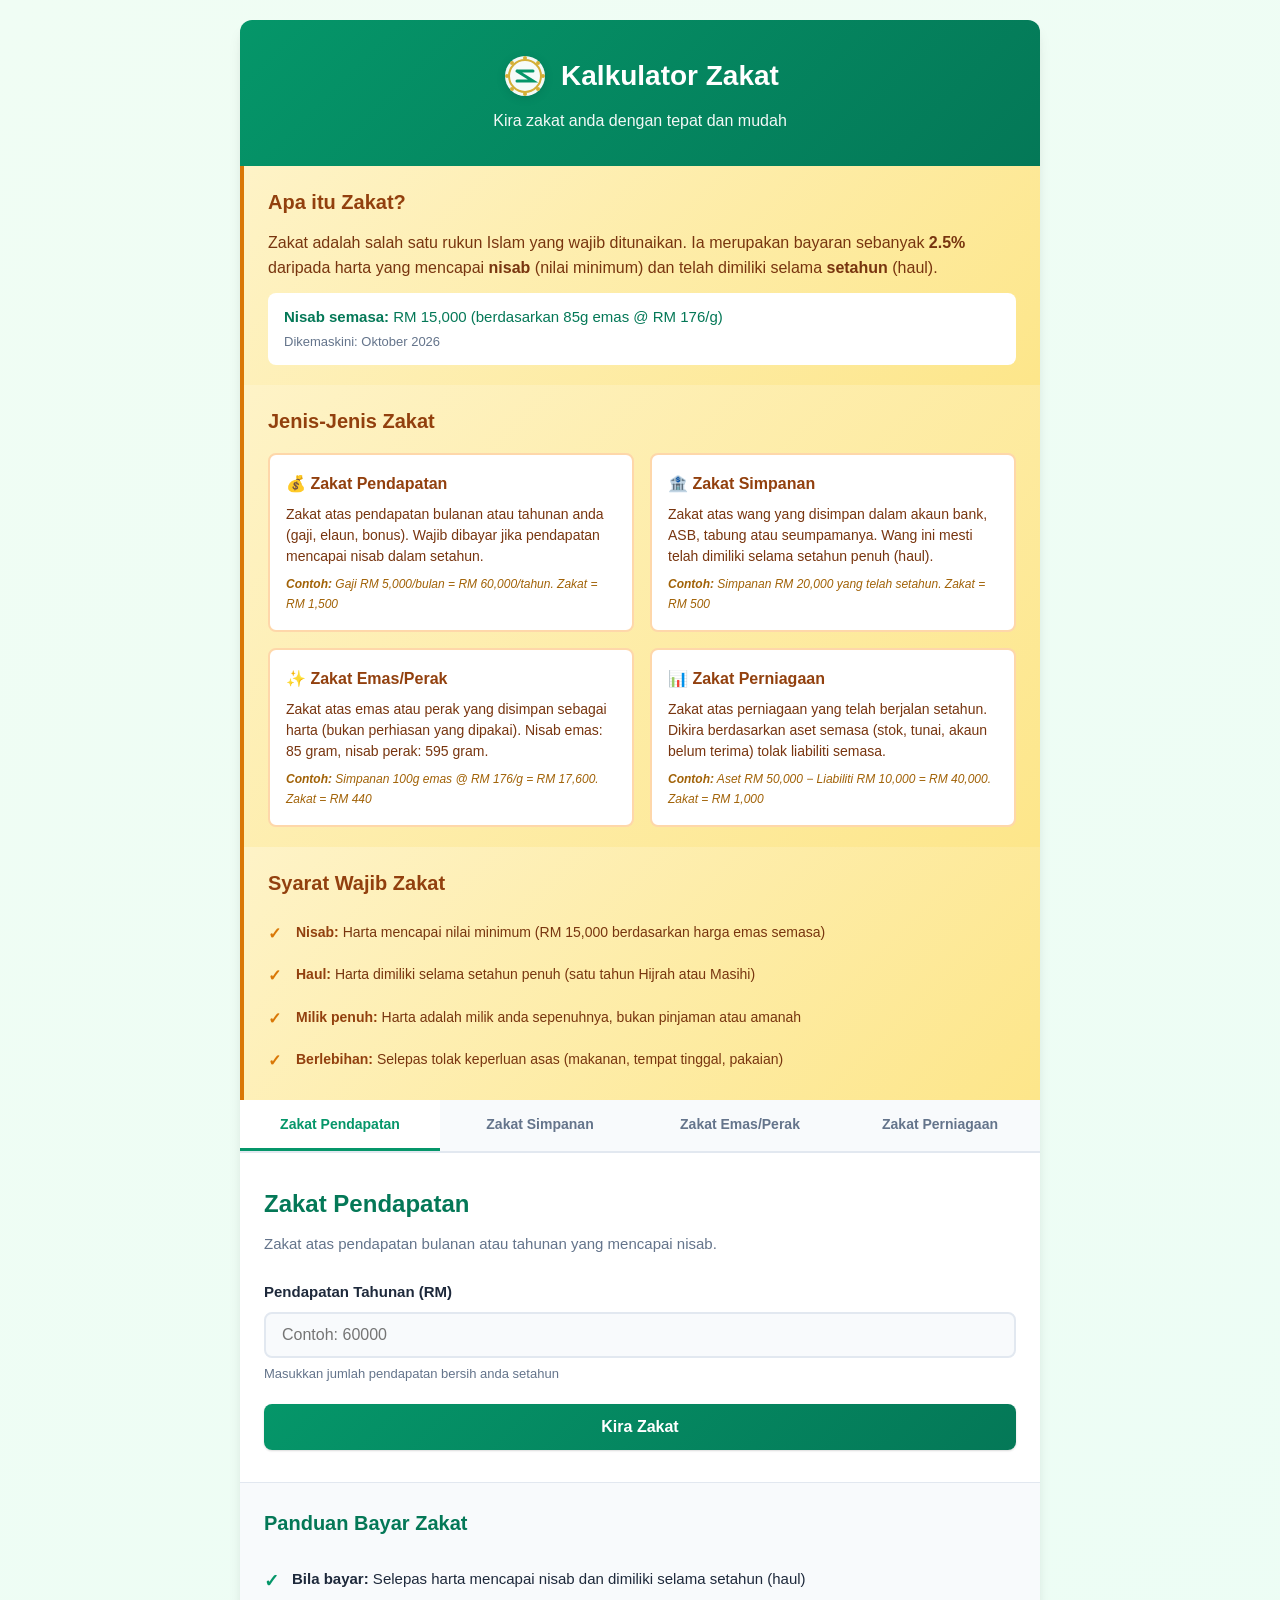
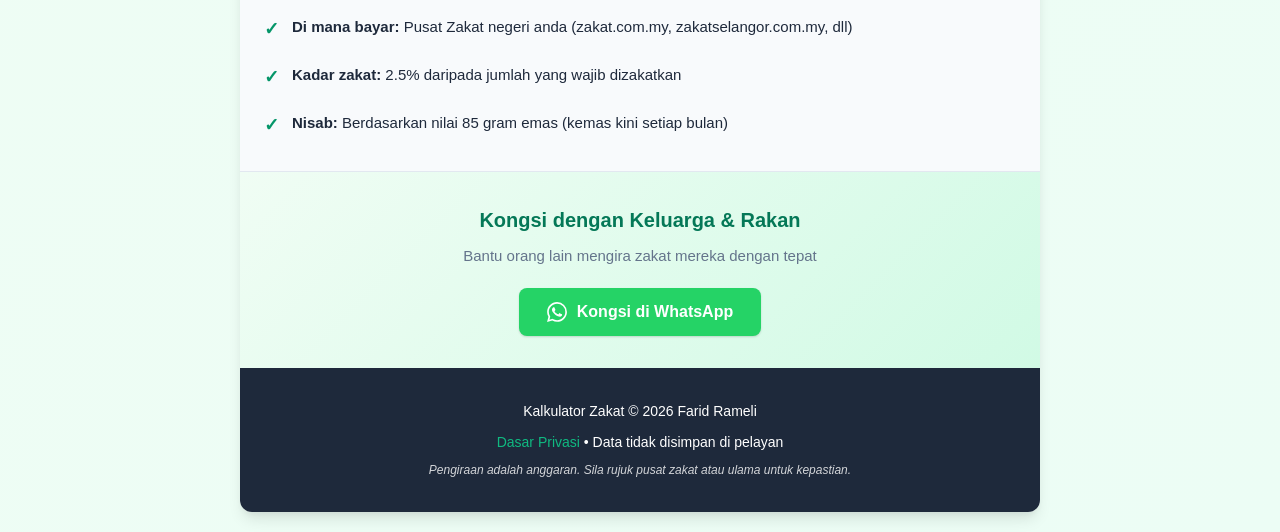
<file: index.html>
<!DOCTYPE html>
<html lang="ms">
<head>
    <meta charset="UTF-8">
    <meta name="viewport" content="width=device-width, initial-scale=1.0">
    <meta name="theme-color" content="#059669">
    <meta name="description" content="Kalkulator Zakat — kira zakat pendapatan, simpanan, emas dan perniagaan dengan mudah. Nisab terkini berdasarkan harga emas semasa. Percuma, tiada akaun diperlukan.">
    <meta name="keywords" content="kalkulator zakat, zakat calculator, zakat pendapatan, zakat simpanan, zakat emas, zakat perniagaan, kira zakat, calculator zakat Malaysia, nisab zakat, zakat calculator Bahasa Melayu">
    <meta name="author" content="Farid Rameli">
    <meta name="robots" content="index, follow">
    <link rel="canonical" href="https://faridrameli.github.io/kalkulator-zakat/">
    <meta name="mobile-web-app-capable" content="yes">
    <meta name="apple-mobile-web-app-capable" content="yes">
    <meta name="apple-mobile-web-app-title" content="Kalkulator Zakat">
    <meta name="apple-mobile-web-app-status-bar-style" content="black-translucent">
    <meta property="og:type" content="website">
    <meta property="og:site_name" content="Kalkulator Zakat">
    <meta property="og:url" content="https://faridrameli.github.io/kalkulator-zakat/">
    <meta property="og:locale" content="ms_MY">
    <meta property="og:title" content="Kalkulator Zakat — Kira Zakat Anda">
    <meta property="og:description" content="Kalkulator zakat dalam Bahasa Melayu untuk pendapatan, simpanan, emas dan perniagaan. Nisab terkini, pengiraan tepat, percuma.">
    <meta property="og:image" content="https://faridrameli.github.io/kalkulator-zakat/social/og-card.png">
    <meta property="og:image:type" content="image/png">
    <meta property="og:image:width" content="1200">
    <meta property="og:image:height" content="630">
    <meta property="og:image:alt" content="Kalkulator Zakat — kira zakat pendapatan, simpanan, emas dan perniagaan">
    <meta name="twitter:card" content="summary_large_image">
    <meta name="twitter:title" content="Kalkulator Zakat — Kira Zakat Anda">
    <meta name="twitter:description" content="Kalkulator zakat lengkap dalam Bahasa Melayu. Kira zakat pendapatan, simpanan, emas dan perniagaan dengan mudah.">
    <meta name="twitter:image" content="https://faridrameli.github.io/kalkulator-zakat/social/og-card.png">
    <link rel="manifest" href="manifest.json">
    <link rel="icon" type="image/svg+xml" href="icons/icon.svg">
    <link rel="stylesheet" href="styles.css">
    <title>Kalkulator Zakat — Kira Zakat Anda</title>
    <script type="application/ld+json">
    {
        "@context": "https://schema.org",
        "@type": "WebApplication",
        "name": "Kalkulator Zakat",
        "alternateName": "Zakat Calculator Malaysia",
        "description": "Kalkulator zakat dalam Bahasa Melayu untuk mengira zakat pendapatan, simpanan, emas dan perniagaan. Nisab dikemaskini mengikut harga emas semasa.",
        "url": "https://faridrameli.github.io/kalkulator-zakat/",
        "inLanguage": "ms-MY",
        "applicationCategory": "FinanceApplication",
        "applicationSubCategory": "Zakat calculator",
        "offers": {
            "@type": "Offer",
            "price": "0",
            "priceCurrency": "MYR"
        },
        "author": {
            "@type": "Person",
            "name": "Farid Rameli"
        }
    }
    </script>
    <script type="application/ld+json">
    {
        "@context": "https://schema.org",
        "@type": "FAQPage",
        "mainEntity": [
            {
                "@type": "Question",
                "name": "Apa itu zakat dan bila wajib dibayar?",
                "acceptedAnswer": {
                    "@type": "Answer",
                    "text": "Zakat adalah rukun Islam yang wajib ditunaikan. Zakat wajib dibayar apabila harta mencapai nisab (RM 15,000 berdasarkan 85g emas) dan telah dimiliki selama setahun (haul). Kadar zakat adalah 2.5% daripada jumlah yang wajib dizakatkan."
                }
            },
            {
                "@type": "Question",
                "name": "Berapa nisab zakat di Malaysia?",
                "acceptedAnswer": {
                    "@type": "Answer",
                    "text": "Nisab zakat semasa adalah RM 15,000, berdasarkan nilai 85 gram emas pada harga RM 176 per gram. Nilai nisab dikemaskini mengikut harga emas semasa."
                }
            },
            {
                "@type": "Question",
                "name": "Apa jenis-jenis zakat yang perlu dibayar?",
                "acceptedAnswer": {
                    "@type": "Answer",
                    "text": "Terdapat 4 jenis zakat utama: Zakat Pendapatan (gaji bulanan), Zakat Simpanan (wang simpanan), Zakat Emas/Perak (emas dan perak yang dimiliki), dan Zakat Perniagaan (perniagaan yang telah berjalan setahun)."
                }
            },
            {
                "@type": "Question",
                "name": "Di mana saya boleh bayar zakat?",
                "acceptedAnswer": {
                    "@type": "Answer",
                    "text": "Zakat boleh dibayar di Pusat Zakat negeri anda seperti zakat.com.my (Wilayah Persekutuan), zakatselangor.com.my (Selangor), atau pusat zakat negeri lain."
                }
            }
        ]
    }
    </script>
</head>
<body>
    <div class="container">
        <header>
            <div class="logo">
                <svg width="48" height="48" viewBox="0 0 48 48" fill="none" xmlns="http://www.w3.org/2000/svg">
                    <!-- Islamic geometric icon matching favicon -->
                    <g transform="translate(24, 24)">
                        <!-- White circle background -->
                        <circle r="20" fill="white" opacity="0.95"/>
                        <!-- Inner coin with gold border -->
                        <circle r="16" fill="rgba(255,255,255,0.3)" stroke="#D4AF37" stroke-width="2"/>
                        <!-- Stylized 'Z' for Zakat -->
                        <path d="M-8,5 L8,5 L-8,-5 M-8,-5 L8,-5" stroke="#059669" stroke-width="3" stroke-linecap="round" fill="none"/>
                        <!-- Gold accent dots -->
                        <circle cx="0" cy="-18" r="2" fill="#D4AF37"/>
                        <circle cx="13" cy="-13" r="2" fill="#D4AF37"/>
                        <circle cx="18" cy="0" r="2" fill="#D4AF37"/>
                        <circle cx="13" cy="13" r="2" fill="#D4AF37"/>
                        <circle cx="0" cy="18" r="2" fill="#D4AF37"/>
                        <circle cx="-13" cy="13" r="2" fill="#D4AF37"/>
                        <circle cx="-18" cy="0" r="2" fill="#D4AF37"/>
                        <circle cx="-13" cy="-13" r="2" fill="#D4AF37"/>
                    </g>
                </svg>
                <h1>Kalkulator Zakat</h1>
            </div>
            <p class="tagline">Kira zakat anda dengan tepat dan mudah</p>
        </header>

        <section class="info-box">
            <h2>Apa itu Zakat?</h2>
            <p>Zakat adalah salah satu rukun Islam yang wajib ditunaikan. Ia merupakan bayaran sebanyak <strong>2.5%</strong> daripada harta yang mencapai <strong>nisab</strong> (nilai minimum) dan telah dimiliki selama <strong>setahun</strong> (haul).</p>
            <div class="nisab-info">
                <strong>Nisab semasa:</strong> RM 15,000 (berdasarkan 85g emas @ RM 176/g)
                <br>
                <small>Dikemaskini: Oktober 2026</small>
            </div>
        </section>

        <section class="info-box">
            <h2>Jenis-Jenis Zakat</h2>
            <div class="zakat-types">
                <div class="type-card">
                    <h4>💰 Zakat Pendapatan</h4>
                    <p>Zakat atas pendapatan bulanan atau tahunan anda (gaji, elaun, bonus). Wajib dibayar jika pendapatan mencapai nisab dalam setahun.</p>
                    <small><strong>Contoh:</strong> Gaji RM 5,000/bulan = RM 60,000/tahun. Zakat = RM 1,500</small>
                </div>
                <div class="type-card">
                    <h4>🏦 Zakat Simpanan</h4>
                    <p>Zakat atas wang yang disimpan dalam akaun bank, ASB, tabung atau seumpamanya. Wang ini mesti telah dimiliki selama setahun penuh (haul).</p>
                    <small><strong>Contoh:</strong> Simpanan RM 20,000 yang telah setahun. Zakat = RM 500</small>
                </div>
                <div class="type-card">
                    <h4>✨ Zakat Emas/Perak</h4>
                    <p>Zakat atas emas atau perak yang disimpan sebagai harta (bukan perhiasan yang dipakai). Nisab emas: 85 gram, nisab perak: 595 gram.</p>
                    <small><strong>Contoh:</strong> Simpanan 100g emas @ RM 176/g = RM 17,600. Zakat = RM 440</small>
                </div>
                <div class="type-card">
                    <h4>📊 Zakat Perniagaan</h4>
                    <p>Zakat atas perniagaan yang telah berjalan setahun. Dikira berdasarkan aset semasa (stok, tunai, akaun belum terima) tolak liabiliti semasa.</p>
                    <small><strong>Contoh:</strong> Aset RM 50,000 − Liabiliti RM 10,000 = RM 40,000. Zakat = RM 1,000</small>
                </div>
            </div>
        </section>

        <section class="info-box">
            <h2>Syarat Wajib Zakat</h2>
            <ul class="requirements">
                <li><strong>Nisab:</strong> Harta mencapai nilai minimum (RM 15,000 berdasarkan harga emas semasa)</li>
                <li><strong>Haul:</strong> Harta dimiliki selama setahun penuh (satu tahun Hijrah atau Masihi)</li>
                <li><strong>Milik penuh:</strong> Harta adalah milik anda sepenuhnya, bukan pinjaman atau amanah</li>
                <li><strong>Berlebihan:</strong> Selepas tolak keperluan asas (makanan, tempat tinggal, pakaian)</li>
            </ul>
        </section>

        <div class="tabs">
            <button class="tab active" data-tab="pendapatan">Zakat Pendapatan</button>
            <button class="tab" data-tab="simpanan">Zakat Simpanan</button>
            <button class="tab" data-tab="emas">Zakat Emas/Perak</button>
            <button class="tab" data-tab="perniagaan">Zakat Perniagaan</button>
        </div>

        <div class="tab-content active" id="pendapatan">
            <h3>Zakat Pendapatan</h3>
            <p class="description">Zakat atas pendapatan bulanan atau tahunan yang mencapai nisab.</p>

            <div class="form-group">
                <label for="income">Pendapatan Tahunan (RM)</label>
                <input type="number" id="income" placeholder="Contoh: 60000" min="0" step="100">
                <small>Masukkan jumlah pendapatan bersih anda setahun</small>
            </div>

            <button class="btn-calculate" onclick="calculateIncome()">Kira Zakat</button>

            <div class="result" id="incomeResult"></div>
        </div>

        <div class="tab-content" id="simpanan">
            <h3>Zakat Simpanan</h3>
            <p class="description">Zakat atas wang simpanan yang telah dimiliki selama setahun.</p>

            <div class="form-group">
                <label for="savings">Jumlah Simpanan (RM)</label>
                <input type="number" id="savings" placeholder="Contoh: 20000" min="0" step="100">
                <small>Wang dalam akaun bank, ASB, tabung, dll</small>
            </div>

            <button class="btn-calculate" onclick="calculateSavings()">Kira Zakat</button>

            <div class="result" id="savingsResult"></div>
        </div>

        <div class="tab-content" id="emas">
            <h3>Zakat Emas/Perak</h3>
            <p class="description">Zakat atas emas atau perak yang disimpan (bukan perhiasan yang dipakai).</p>

            <div class="form-group">
                <label>Jenis</label>
                <div class="radio-group">
                    <label><input type="radio" name="metalType" value="emas" checked> Emas</label>
                    <label><input type="radio" name="metalType" value="perak"> Perak</label>
                </div>
            </div>

            <div class="form-group">
                <label for="weight">Berat (gram)</label>
                <input type="number" id="weight" placeholder="Contoh: 100" min="0" step="0.1">
                <small>Nisab emas: 85g | Nisab perak: 595g</small>
            </div>

            <div class="form-group">
                <label for="pricePerGram">Harga per gram (RM)</label>
                <input type="number" id="pricePerGram" placeholder="Contoh: 176" min="0" step="0.01">
                <small>Emas: ~RM 176/g | Perak: ~RM 3.50/g (Oktober 2026)</small>
            </div>

            <button class="btn-calculate" onclick="calculateGold()">Kira Zakat</button>

            <div class="result" id="goldResult"></div>
        </div>

        <div class="tab-content" id="perniagaan">
            <h3>Zakat Perniagaan</h3>
            <p class="description">Zakat atas perniagaan yang telah berjalan selama setahun.</p>

            <div class="form-group">
                <label for="assets">Aset Semasa (RM)</label>
                <input type="number" id="assets" placeholder="Contoh: 50000" min="0" step="100">
                <small>Wang tunai, stok, akaun belum terima</small>
            </div>

            <div class="form-group">
                <label for="liabilities">Liabiliti Semasa (RM)</label>
                <input type="number" id="liabilities" placeholder="Contoh: 10000" min="0" step="100">
                <small>Hutang jangka pendek yang perlu dibayar dalam tahun ini</small>
            </div>

            <button class="btn-calculate" onclick="calculateBusiness()">Kira Zakat</button>

            <div class="result" id="businessResult"></div>
        </div>

        <section class="tips">
            <h3>Panduan Bayar Zakat</h3>
            <ul>
                <li><strong>Bila bayar:</strong> Selepas harta mencapai nisab dan dimiliki selama setahun (haul)</li>
                <li><strong>Di mana bayar:</strong> Pusat Zakat negeri anda (zakat.com.my, zakatselangor.com.my, dll)</li>
                <li><strong>Kadar zakat:</strong> 2.5% daripada jumlah yang wajib dizakatkan</li>
                <li><strong>Nisab:</strong> Berdasarkan nilai 85 gram emas (kemas kini setiap bulan)</li>
            </ul>
        </section>

        <section class="share-section">
            <h3>Kongsi dengan Keluarga & Rakan</h3>
            <p>Bantu orang lain mengira zakat mereka dengan tepat</p>
            <button class="btn-share" onclick="shareViaWhatsApp()">
                <svg width="20" height="20" viewBox="0 0 24 24" fill="currentColor">
                    <path d="M17.472 14.382c-.297-.149-1.758-.867-2.03-.967-.273-.099-.471-.148-.67.15-.197.297-.767.966-.94 1.164-.173.199-.347.223-.644.075-.297-.15-1.255-.463-2.39-1.475-.883-.788-1.48-1.761-1.653-2.059-.173-.297-.018-.458.13-.606.134-.133.298-.347.446-.52.149-.174.198-.298.298-.497.099-.198.05-.371-.025-.52-.075-.149-.669-1.612-.916-2.207-.242-.579-.487-.5-.669-.51-.173-.008-.371-.01-.57-.01-.198 0-.52.074-.792.372-.272.297-1.04 1.016-1.04 2.479 0 1.462 1.065 2.875 1.213 3.074.149.198 2.096 3.2 5.077 4.487.709.306 1.262.489 1.694.625.712.227 1.36.195 1.871.118.571-.085 1.758-.719 2.006-1.413.248-.694.248-1.289.173-1.413-.074-.124-.272-.198-.57-.347m-5.421 7.403h-.004a9.87 9.87 0 01-5.031-1.378l-.361-.214-3.741.982.998-3.648-.235-.374a9.86 9.86 0 01-1.51-5.26c.001-5.45 4.436-9.884 9.888-9.884 2.64 0 5.122 1.03 6.988 2.898a9.825 9.825 0 012.893 6.994c-.003 5.45-4.437 9.884-9.885 9.884m8.413-18.297A11.815 11.815 0 0012.05 0C5.495 0 .16 5.335.157 11.892c0 2.096.547 4.142 1.588 5.945L.057 24l6.305-1.654a11.882 11.882 0 005.683 1.448h.005c6.554 0 11.89-5.335 11.893-11.893a11.821 11.821 0 00-3.48-8.413z"/>
                </svg>
                Kongsi di WhatsApp
            </button>
        </section>

        <footer>
            <p>Kalkulator Zakat © 2026 Farid Rameli</p>
            <p><a href="privasi.html">Dasar Privasi</a> • Data tidak disimpan di pelayan</p>
            <p class="disclaimer">Pengiraan adalah anggaran. Sila rujuk pusat zakat atau ulama untuk kepastian.</p>
        </footer>
    </div>

    <script src="lib.js"></script>
    <script src="app.js"></script>
</body>
</html>
</file>
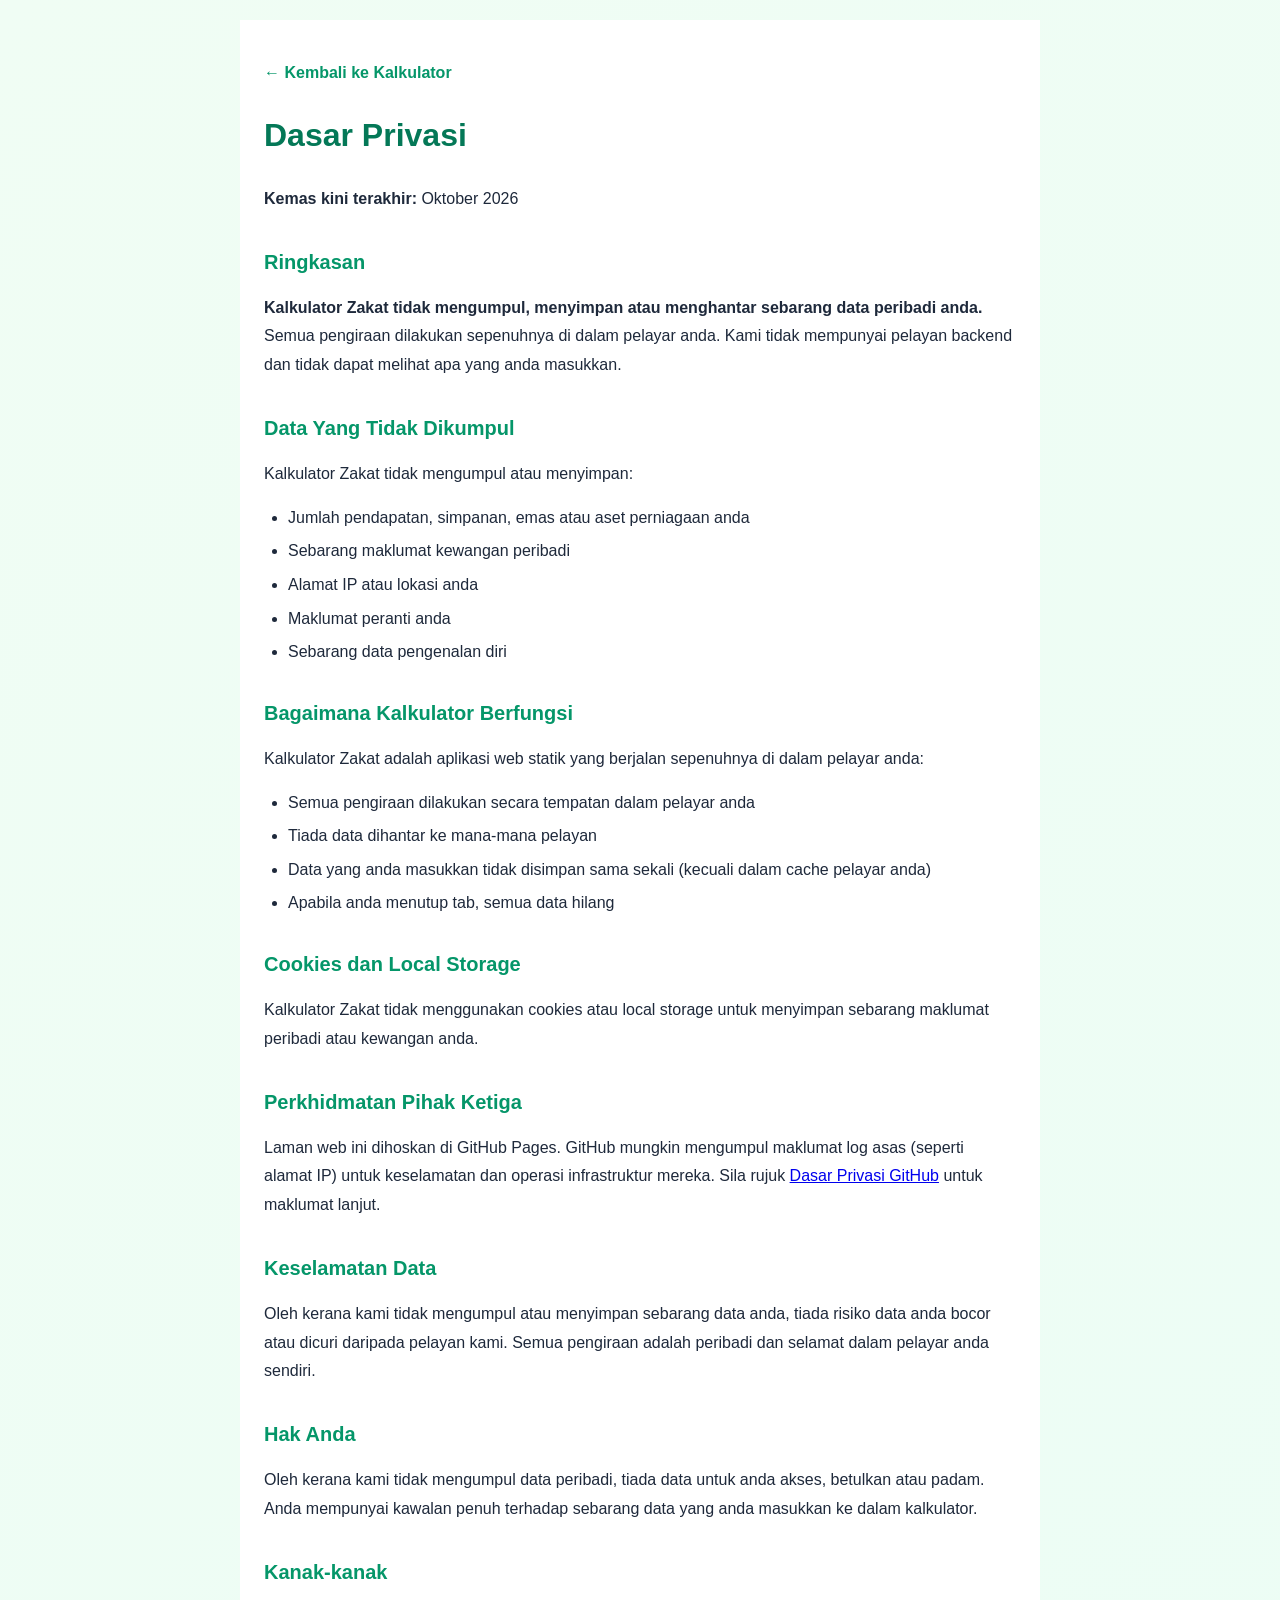
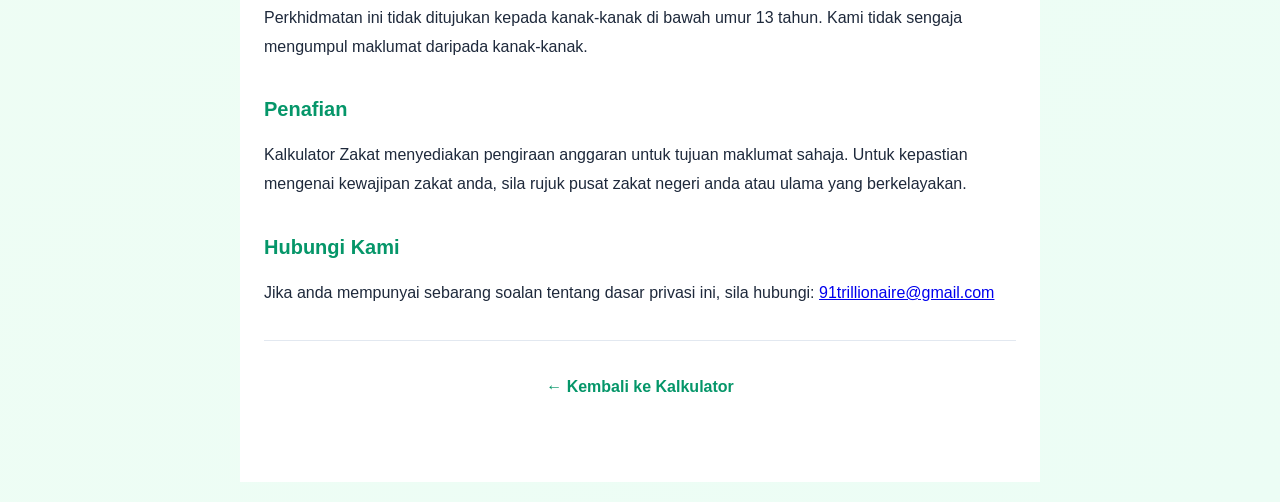
<file: privasi.html>
<!DOCTYPE html>
<html lang="ms">
<head>
    <meta charset="UTF-8">
    <meta name="viewport" content="width=device-width, initial-scale=1.0">
    <meta name="theme-color" content="#059669">
    <title>Dasar Privasi — Kalkulator Zakat</title>
    <link rel="stylesheet" href="styles.css">
    <style>
        .privacy-content {
            max-width: 800px;
            margin: 0 auto;
            padding: 40px 24px;
            background: white;
        }
        .privacy-content h1 {
            color: var(--primary-dark);
            margin-bottom: 24px;
        }
        .privacy-content h2 {
            color: var(--primary);
            margin-top: 32px;
            margin-bottom: 16px;
            font-size: 20px;
        }
        .privacy-content p {
            margin-bottom: 16px;
            line-height: 1.8;
        }
        .privacy-content ul {
            margin: 16px 0;
            padding-left: 24px;
        }
        .privacy-content li {
            margin-bottom: 8px;
        }
        .back-link {
            display: inline-block;
            margin-bottom: 24px;
            color: var(--primary);
            text-decoration: none;
            font-weight: 600;
        }
        .back-link:hover {
            text-decoration: underline;
        }
    </style>
</head>
<body>
    <div class="privacy-content">
        <a href="index.html" class="back-link">← Kembali ke Kalkulator</a>

        <h1>Dasar Privasi</h1>
        <p><strong>Kemas kini terakhir:</strong> Oktober 2026</p>

        <h2>Ringkasan</h2>
        <p><strong>Kalkulator Zakat tidak mengumpul, menyimpan atau menghantar sebarang data peribadi anda.</strong> Semua pengiraan dilakukan sepenuhnya di dalam pelayar anda. Kami tidak mempunyai pelayan backend dan tidak dapat melihat apa yang anda masukkan.</p>

        <h2>Data Yang Tidak Dikumpul</h2>
        <p>Kalkulator Zakat tidak mengumpul atau menyimpan:</p>
        <ul>
            <li>Jumlah pendapatan, simpanan, emas atau aset perniagaan anda</li>
            <li>Sebarang maklumat kewangan peribadi</li>
            <li>Alamat IP atau lokasi anda</li>
            <li>Maklumat peranti anda</li>
            <li>Sebarang data pengenalan diri</li>
        </ul>

        <h2>Bagaimana Kalkulator Berfungsi</h2>
        <p>Kalkulator Zakat adalah aplikasi web statik yang berjalan sepenuhnya di dalam pelayar anda:</p>
        <ul>
            <li>Semua pengiraan dilakukan secara tempatan dalam pelayar anda</li>
            <li>Tiada data dihantar ke mana-mana pelayan</li>
            <li>Data yang anda masukkan tidak disimpan sama sekali (kecuali dalam cache pelayar anda)</li>
            <li>Apabila anda menutup tab, semua data hilang</li>
        </ul>

        <h2>Cookies dan Local Storage</h2>
        <p>Kalkulator Zakat tidak menggunakan cookies atau local storage untuk menyimpan sebarang maklumat peribadi atau kewangan anda.</p>

        <h2>Perkhidmatan Pihak Ketiga</h2>
        <p>Laman web ini dihoskan di GitHub Pages. GitHub mungkin mengumpul maklumat log asas (seperti alamat IP) untuk keselamatan dan operasi infrastruktur mereka. Sila rujuk <a href="https://docs.github.com/en/github/site-policy/github-privacy-statement" target="_blank" rel="noopener">Dasar Privasi GitHub</a> untuk maklumat lanjut.</p>

        <h2>Keselamatan Data</h2>
        <p>Oleh kerana kami tidak mengumpul atau menyimpan sebarang data anda, tiada risiko data anda bocor atau dicuri daripada pelayan kami. Semua pengiraan adalah peribadi dan selamat dalam pelayar anda sendiri.</p>

        <h2>Hak Anda</h2>
        <p>Oleh kerana kami tidak mengumpul data peribadi, tiada data untuk anda akses, betulkan atau padam. Anda mempunyai kawalan penuh terhadap sebarang data yang anda masukkan ke dalam kalkulator.</p>

        <h2>Kanak-kanak</h2>
        <p>Perkhidmatan ini tidak ditujukan kepada kanak-kanak di bawah umur 13 tahun. Kami tidak sengaja mengumpul maklumat daripada kanak-kanak.</p>

        <h2>Penafian</h2>
        <p>Kalkulator Zakat menyediakan pengiraan anggaran untuk tujuan maklumat sahaja. Untuk kepastian mengenai kewajipan zakat anda, sila rujuk pusat zakat negeri anda atau ulama yang berkelayakan.</p>

        <h2>Hubungi Kami</h2>
        <p>Jika anda mempunyai sebarang soalan tentang dasar privasi ini, sila hubungi: <a href="mailto:91trillionaire@gmail.com">91trillionaire@gmail.com</a></p>

        <hr style="margin: 32px 0; border: none; border-top: 1px solid var(--border);">

        <p style="text-align: center; color: var(--text-muted);">
            <a href="index.html" class="back-link">← Kembali ke Kalkulator</a>
        </p>
    </div>
</body>
</html>
</file>
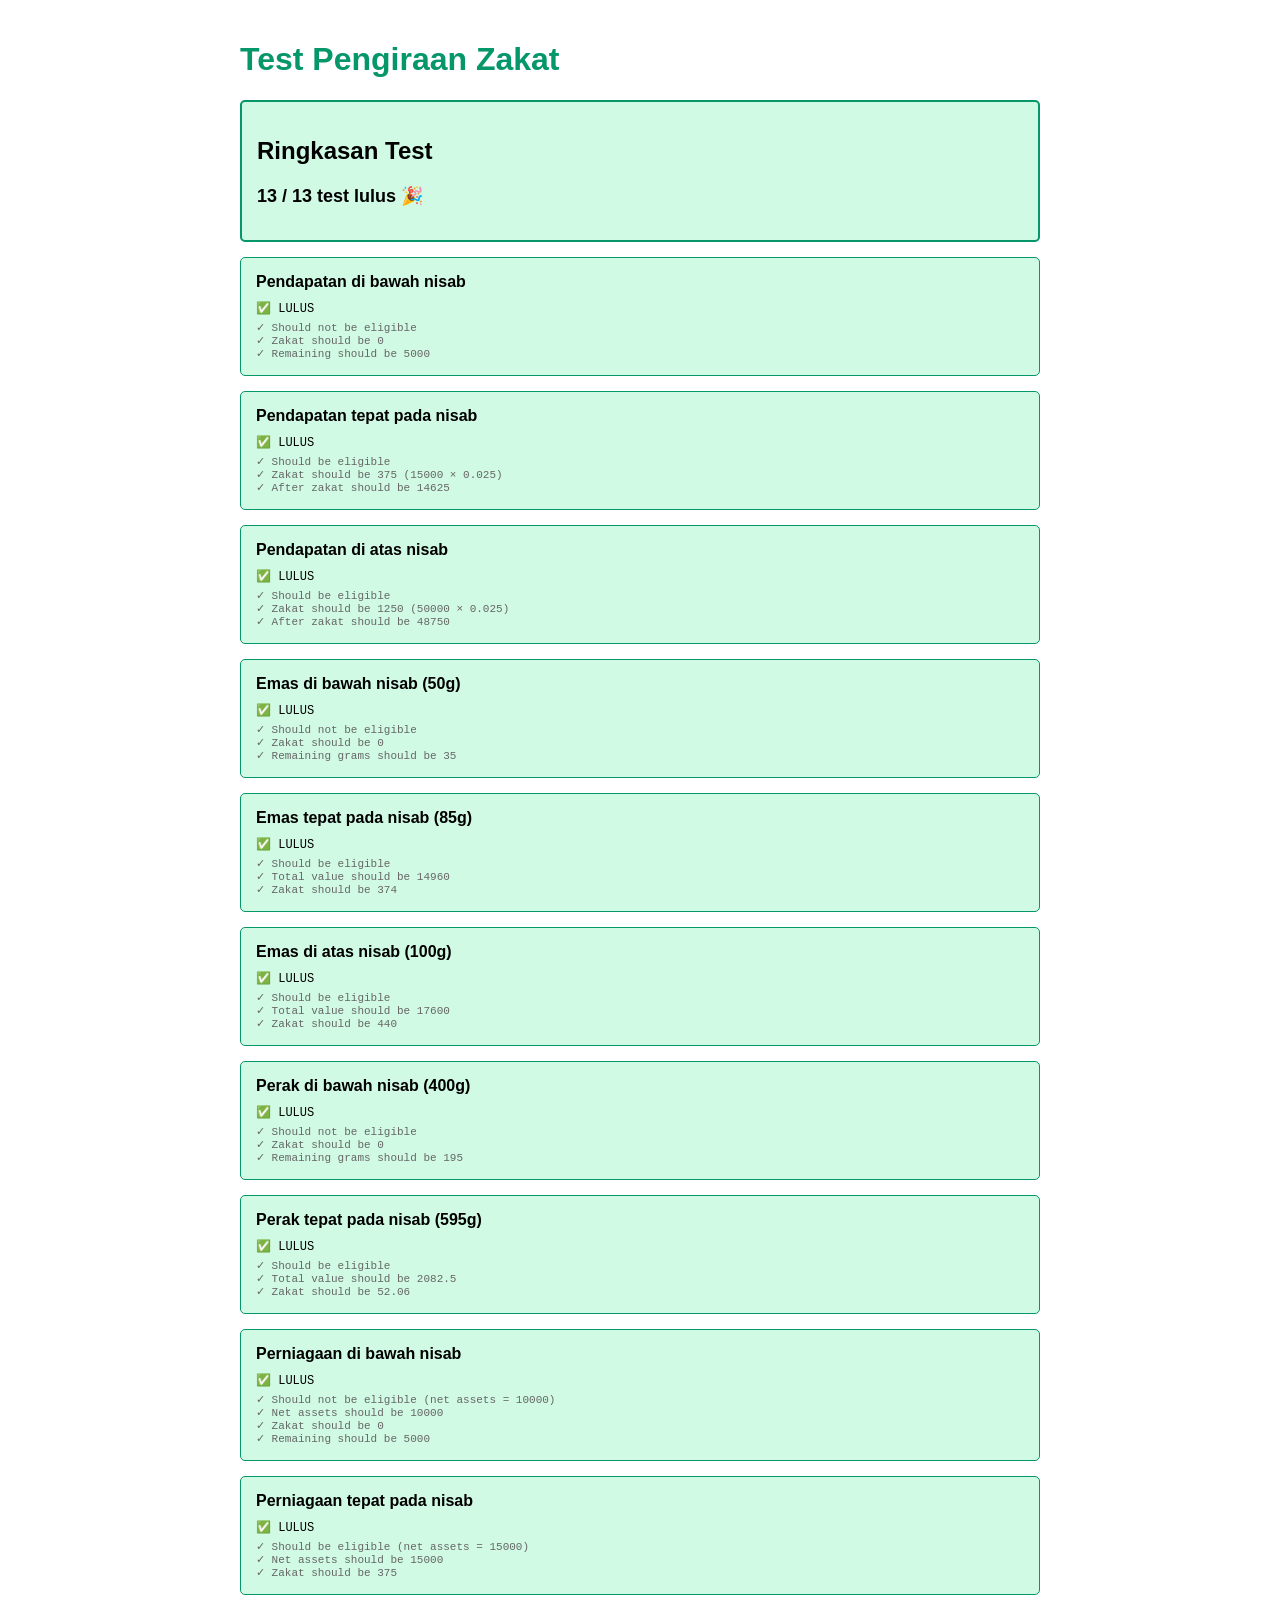
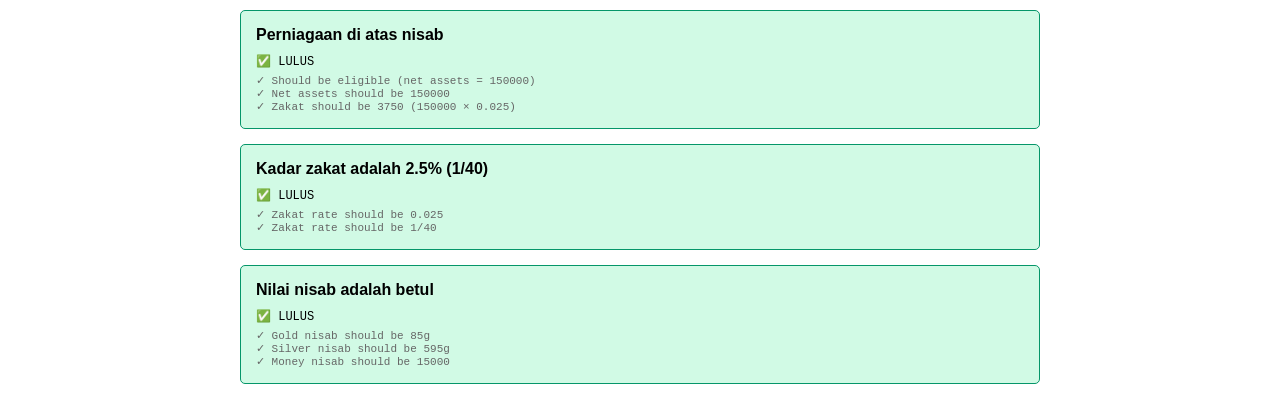
<file: test-calculations.html>
<!DOCTYPE html>
<html lang="ms">
<head>
    <meta charset="UTF-8">
    <title>Test Kalkulator Zakat</title>
    <script src="lib.js"></script>
    <style>
        body { font-family: Arial, sans-serif; padding: 20px; max-width: 800px; margin: 0 auto; }
        h1 { color: #059669; }
        .test { margin: 15px 0; padding: 15px; border: 1px solid #ddd; border-radius: 5px; }
        .pass { background: #d1fae5; border-color: #059669; }
        .fail { background: #fee2e2; border-color: #dc2626; }
        .test-name { font-weight: bold; margin-bottom: 10px; }
        .test-result { font-family: monospace; font-size: 12px; }
    </style>
</head>
<body>
    <h1>Test Pengiraan Zakat</h1>
    <div id="results"></div>

    <script>
        const tests = [];

        function test(name, fn) {
            tests.push({ name, fn });
        }

        function assertEqual(actual, expected, message) {
            if (Math.abs(actual - expected) < 0.01) {
                return { pass: true, message };
            }
            return { pass: false, message: `${message} - Expected: ${expected}, Got: ${actual}` };
        }

        function assertTrue(value, message) {
            return { pass: value === true, message };
        }

        function assertFalse(value, message) {
            return { pass: value === false, message };
        }

        // Test 1: Below nisab
        test("Pendapatan di bawah nisab", () => {
            const result = ZakatLib.calculateZakat(10000);
            return [
                assertFalse(result.isEligible, "Should not be eligible"),
                assertEqual(result.zakatDue, 0, "Zakat should be 0"),
                assertEqual(result.remaining, 5000, "Remaining should be 5000")
            ];
        });

        // Test 2: At nisab
        test("Pendapatan tepat pada nisab", () => {
            const result = ZakatLib.calculateZakat(15000);
            return [
                assertTrue(result.isEligible, "Should be eligible"),
                assertEqual(result.zakatDue, 375, "Zakat should be 375 (15000 × 0.025)"),
                assertEqual(result.amountAfterZakat, 14625, "After zakat should be 14625")
            ];
        });

        // Test 3: Above nisab
        test("Pendapatan di atas nisab", () => {
            const result = ZakatLib.calculateZakat(50000);
            return [
                assertTrue(result.isEligible, "Should be eligible"),
                assertEqual(result.zakatDue, 1250, "Zakat should be 1250 (50000 × 0.025)"),
                assertEqual(result.amountAfterZakat, 48750, "After zakat should be 48750")
            ];
        });

        // Test 4: Gold below nisab
        test("Emas di bawah nisab (50g)", () => {
            const result = ZakatLib.calculateGoldZakat(50, 176, 'emas');
            return [
                assertFalse(result.isEligible, "Should not be eligible"),
                assertEqual(result.zakatDue, 0, "Zakat should be 0"),
                assertEqual(result.remainingGrams, 35, "Remaining grams should be 35")
            ];
        });

        // Test 5: Gold at nisab
        test("Emas tepat pada nisab (85g)", () => {
            const result = ZakatLib.calculateGoldZakat(85, 176, 'emas');
            const totalValue = 85 * 176; // 14960
            const expectedZakat = totalValue * 0.025; // 374
            return [
                assertTrue(result.isEligible, "Should be eligible"),
                assertEqual(result.totalValue, 14960, "Total value should be 14960"),
                assertEqual(result.zakatDue, 374, "Zakat should be 374")
            ];
        });

        // Test 6: Gold above nisab
        test("Emas di atas nisab (100g)", () => {
            const result = ZakatLib.calculateGoldZakat(100, 176, 'emas');
            const totalValue = 100 * 176; // 17600
            const expectedZakat = totalValue * 0.025; // 440
            return [
                assertTrue(result.isEligible, "Should be eligible"),
                assertEqual(result.totalValue, 17600, "Total value should be 17600"),
                assertEqual(result.zakatDue, 440, "Zakat should be 440")
            ];
        });

        // Test 7: Silver below nisab
        test("Perak di bawah nisab (400g)", () => {
            const result = ZakatLib.calculateGoldZakat(400, 3.5, 'perak');
            return [
                assertFalse(result.isEligible, "Should not be eligible"),
                assertEqual(result.zakatDue, 0, "Zakat should be 0"),
                assertEqual(result.remainingGrams, 195, "Remaining grams should be 195")
            ];
        });

        // Test 8: Silver at nisab
        test("Perak tepat pada nisab (595g)", () => {
            const result = ZakatLib.calculateGoldZakat(595, 3.5, 'perak');
            const totalValue = 595 * 3.5; // 2082.50
            const expectedZakat = totalValue * 0.025; // 52.06
            return [
                assertTrue(result.isEligible, "Should be eligible"),
                assertEqual(result.totalValue, 2082.5, "Total value should be 2082.5"),
                assertEqual(result.zakatDue, 52.06, "Zakat should be 52.06")
            ];
        });

        // Test 9: Business below nisab
        test("Perniagaan di bawah nisab", () => {
            const result = ZakatLib.calculateBusinessZakat(20000, 10000);
            return [
                assertFalse(result.isEligible, "Should not be eligible (net assets = 10000)"),
                assertEqual(result.netAssets, 10000, "Net assets should be 10000"),
                assertEqual(result.zakatDue, 0, "Zakat should be 0"),
                assertEqual(result.remaining, 5000, "Remaining should be 5000")
            ];
        });

        // Test 10: Business at nisab
        test("Perniagaan tepat pada nisab", () => {
            const result = ZakatLib.calculateBusinessZakat(20000, 5000);
            return [
                assertTrue(result.isEligible, "Should be eligible (net assets = 15000)"),
                assertEqual(result.netAssets, 15000, "Net assets should be 15000"),
                assertEqual(result.zakatDue, 375, "Zakat should be 375")
            ];
        });

        // Test 11: Business above nisab
        test("Perniagaan di atas nisab", () => {
            const result = ZakatLib.calculateBusinessZakat(200000, 50000);
            return [
                assertTrue(result.isEligible, "Should be eligible (net assets = 150000)"),
                assertEqual(result.netAssets, 150000, "Net assets should be 150000"),
                assertEqual(result.zakatDue, 3750, "Zakat should be 3750 (150000 × 0.025)")
            ];
        });

        // Test 12: Zakat rate verification
        test("Kadar zakat adalah 2.5% (1/40)", () => {
            return [
                assertEqual(ZakatLib.ZAKAT_RATE, 0.025, "Zakat rate should be 0.025"),
                assertEqual(ZakatLib.ZAKAT_RATE, 1/40, "Zakat rate should be 1/40")
            ];
        });

        // Test 13: Nisab values
        test("Nilai nisab adalah betul", () => {
            return [
                assertEqual(ZakatLib.NISAB_GOLD_GRAMS, 85, "Gold nisab should be 85g"),
                assertEqual(ZakatLib.NISAB_SILVER_GRAMS, 595, "Silver nisab should be 595g"),
                assertEqual(ZakatLib.NISAB_AMOUNT, 15000, "Money nisab should be 15000")
            ];
        });

        // Run all tests
        const resultsDiv = document.getElementById('results');
        let totalTests = 0;
        let passedTests = 0;

        tests.forEach(({ name, fn }) => {
            const testDiv = document.createElement('div');
            testDiv.className = 'test';

            const nameDiv = document.createElement('div');
            nameDiv.className = 'test-name';
            nameDiv.textContent = name;
            testDiv.appendChild(nameDiv);

            const resultDiv = document.createElement('div');
            resultDiv.className = 'test-result';

            try {
                const assertions = fn();
                const allPassed = assertions.every(a => a.pass);

                totalTests++;
                if (allPassed) {
                    passedTests++;
                    testDiv.classList.add('pass');
                    resultDiv.textContent = '✅ LULUS';
                } else {
                    testDiv.classList.add('fail');
                    resultDiv.innerHTML = '❌ GAGAL<br>' +
                        assertions.filter(a => !a.pass)
                                 .map(a => '  - ' + a.message)
                                 .join('<br>');
                }

                // Show all assertion results
                const detailsDiv = document.createElement('div');
                detailsDiv.style.fontSize = '11px';
                detailsDiv.style.marginTop = '5px';
                detailsDiv.style.color = '#666';
                assertions.forEach(a => {
                    detailsDiv.innerHTML += (a.pass ? '✓' : '✗') + ' ' + a.message + '<br>';
                });
                resultDiv.appendChild(detailsDiv);

            } catch (error) {
                totalTests++;
                testDiv.classList.add('fail');
                resultDiv.textContent = '❌ ERROR: ' + error.message;
            }

            testDiv.appendChild(resultDiv);
            resultsDiv.appendChild(testDiv);
        });

        // Summary
        const summaryDiv = document.createElement('div');
        summaryDiv.style.marginTop = '20px';
        summaryDiv.style.padding = '15px';
        summaryDiv.style.background = passedTests === totalTests ? '#d1fae5' : '#fef3c7';
        summaryDiv.style.border = '2px solid ' + (passedTests === totalTests ? '#059669' : '#f59e0b');
        summaryDiv.style.borderRadius = '5px';
        summaryDiv.style.fontWeight = 'bold';
        summaryDiv.innerHTML = `
            <h2>Ringkasan Test</h2>
            <p style="font-size: 18px;">
                ${passedTests} / ${totalTests} test lulus
                ${passedTests === totalTests ? '🎉' : ''}
            </p>
        `;
        resultsDiv.insertBefore(summaryDiv, resultsDiv.firstChild);
    </script>
</body>
</html>
</file>
<file: styles.css>
:root {
    --primary: #059669;
    --primary-dark: #047857;
    --primary-light: #10b981;
    --gold: #d97706;
    --bg: #f8fafc;
    --card: #ffffff;
    --text: #1e293b;
    --text-muted: #64748b;
    --border: #e2e8f0;
    --success: #10b981;
    --info: #3b82f6;
    --warning: #f59e0b;
    --radius: 12px;
    --shadow: 0 1px 3px rgba(0, 0, 0, 0.05), 0 1px 2px rgba(0, 0, 0, 0.1);
    --shadow-lg: 0 10px 15px -3px rgba(0, 0, 0, 0.1), 0 4px 6px -2px rgba(0, 0, 0, 0.05);
}

* {
    margin: 0;
    padding: 0;
    box-sizing: border-box;
}

body {
    font-family: -apple-system, BlinkMacSystemFont, "Segoe UI", Roboto, "Helvetica Neue", Arial, sans-serif;
    background: linear-gradient(135deg, #f0fdf4 0%, #ecfdf5 100%);
    color: var(--text);
    line-height: 1.6;
    min-height: 100vh;
    padding: 20px;
}

.container {
    max-width: 800px;
    margin: 0 auto;
    background: var(--card);
    border-radius: var(--radius);
    box-shadow: var(--shadow-lg);
    overflow: hidden;
}

header {
    background: linear-gradient(135deg, var(--primary) 0%, var(--primary-dark) 100%);
    color: white;
    padding: 32px 24px;
    text-align: center;
}

.logo {
    display: flex;
    align-items: center;
    justify-content: center;
    gap: 12px;
    margin-bottom: 8px;
}

.logo h1 {
    font-size: 28px;
    font-weight: 700;
}

.logo svg {
    filter: drop-shadow(0 2px 4px rgba(0, 0, 0, 0.1));
}

.tagline {
    font-size: 16px;
    opacity: 0.95;
    font-weight: 400;
}

.info-box {
    background: linear-gradient(135deg, #fef3c7 0%, #fde68a 100%);
    border-left: 4px solid var(--gold);
    padding: 20px 24px;
    margin: 0;
}

.info-box h2 {
    font-size: 20px;
    margin-bottom: 12px;
    color: #92400e;
}

.info-box p {
    color: #78350f;
    margin-bottom: 12px;
}

.nisab-info {
    background: white;
    padding: 12px 16px;
    border-radius: 8px;
    margin-top: 12px;
    color: var(--primary-dark);
    font-size: 15px;
}

.nisab-info small {
    color: var(--text-muted);
    font-size: 13px;
}

.zakat-types {
    display: grid;
    grid-template-columns: repeat(auto-fit, minmax(280px, 1fr));
    gap: 16px;
    margin-top: 16px;
}

.type-card {
    background: white;
    padding: 16px;
    border-radius: 8px;
    border: 2px solid #fed7aa;
    transition: all 0.2s;
}

.type-card:hover {
    border-color: var(--gold);
    box-shadow: var(--shadow);
    transform: translateY(-2px);
}

.type-card h4 {
    font-size: 16px;
    margin-bottom: 8px;
    color: #92400e;
}

.type-card p {
    font-size: 14px;
    color: #78350f;
    margin-bottom: 8px;
    line-height: 1.5;
}

.type-card small {
    font-size: 12px;
    color: #a16207;
    display: block;
    font-style: italic;
}

.requirements {
    list-style: none;
    margin-top: 12px;
}

.requirements li {
    padding: 10px 0;
    padding-left: 28px;
    position: relative;
    color: #78350f;
    font-size: 14px;
    line-height: 1.6;
}

.requirements li::before {
    content: "✓";
    position: absolute;
    left: 0;
    color: var(--gold);
    font-weight: 700;
    font-size: 16px;
}

.requirements strong {
    color: #92400e;
}

.tabs {
    display: flex;
    background: var(--bg);
    border-bottom: 2px solid var(--border);
    overflow-x: auto;
}

.tab {
    flex: 1;
    min-width: 120px;
    padding: 16px 12px;
    background: transparent;
    border: none;
    border-bottom: 3px solid transparent;
    cursor: pointer;
    font-size: 14px;
    font-weight: 600;
    color: var(--text-muted);
    transition: all 0.2s;
    white-space: nowrap;
}

.tab:hover {
    background: white;
    color: var(--primary);
}

.tab.active {
    color: var(--primary);
    border-bottom-color: var(--primary);
    background: white;
}

.tab-content {
    display: none;
    padding: 32px 24px;
}

.tab-content.active {
    display: block;
}

.tab-content h3 {
    font-size: 24px;
    margin-bottom: 8px;
    color: var(--primary-dark);
}

.description {
    color: var(--text-muted);
    margin-bottom: 24px;
    font-size: 15px;
}

.form-group {
    margin-bottom: 20px;
}

.form-group label {
    display: block;
    font-weight: 600;
    margin-bottom: 8px;
    color: var(--text);
    font-size: 15px;
}

.form-group input[type="number"] {
    width: 100%;
    padding: 12px 16px;
    border: 2px solid var(--border);
    border-radius: 8px;
    font-size: 16px;
    transition: all 0.2s;
    background: var(--bg);
}

.form-group input[type="number"]:focus {
    outline: none;
    border-color: var(--primary);
    background: white;
    box-shadow: 0 0 0 3px rgba(5, 150, 105, 0.1);
}

.form-group small {
    display: block;
    margin-top: 6px;
    color: var(--text-muted);
    font-size: 13px;
}

.radio-group {
    display: flex;
    gap: 20px;
}

.radio-group label {
    display: flex;
    align-items: center;
    gap: 6px;
    font-weight: 500;
    cursor: pointer;
}

.radio-group input[type="radio"] {
    width: 18px;
    height: 18px;
    cursor: pointer;
    accent-color: var(--primary);
}

.btn-calculate {
    width: 100%;
    padding: 14px 24px;
    background: linear-gradient(135deg, var(--primary) 0%, var(--primary-dark) 100%);
    color: white;
    border: none;
    border-radius: 8px;
    font-size: 16px;
    font-weight: 600;
    cursor: pointer;
    transition: all 0.2s;
    box-shadow: var(--shadow);
}

.btn-calculate:hover {
    transform: translateY(-2px);
    box-shadow: var(--shadow-lg);
}

.btn-calculate:active {
    transform: translateY(0);
}

.result {
    display: none;
    margin-top: 24px;
    padding: 20px;
    border-radius: 8px;
    animation: slideIn 0.3s ease;
}

@keyframes slideIn {
    from {
        opacity: 0;
        transform: translateY(-10px);
    }
    to {
        opacity: 1;
        transform: translateY(0);
    }
}

.result.wajib {
    background: linear-gradient(135deg, #d1fae5 0%, #a7f3d0 100%);
    border-left: 4px solid var(--success);
}

.result.tidak-wajib {
    background: linear-gradient(135deg, #e0e7ff 0%, #c7d2fe 100%);
    border-left: 4px solid var(--info);
}

.result h4 {
    font-size: 18px;
    margin-bottom: 12px;
    display: flex;
    align-items: center;
    gap: 8px;
}

.result .amount {
    font-size: 32px;
    font-weight: 700;
    color: var(--primary-dark);
    margin: 12px 0;
}

.result .detail {
    font-size: 14px;
    color: var(--text-muted);
    margin-top: 8px;
}

.result .detail strong {
    color: var(--text);
}

.tips {
    background: var(--bg);
    padding: 24px;
    border-top: 1px solid var(--border);
}

.tips h3 {
    font-size: 20px;
    margin-bottom: 16px;
    color: var(--primary-dark);
}

.tips ul {
    list-style: none;
}

.tips li {
    padding: 12px 0;
    padding-left: 28px;
    position: relative;
    color: var(--text);
    font-size: 15px;
}

.tips li::before {
    content: "✓";
    position: absolute;
    left: 0;
    color: var(--primary);
    font-weight: 700;
    font-size: 18px;
}

.share-section {
    background: linear-gradient(135deg, #f0fdf4 0%, #d1fae5 100%);
    padding: 32px 24px;
    text-align: center;
    border-top: 1px solid var(--border);
}

.share-section h3 {
    font-size: 20px;
    margin-bottom: 8px;
    color: var(--primary-dark);
}

.share-section p {
    color: var(--text-muted);
    margin-bottom: 20px;
    font-size: 15px;
}

.btn-share {
    display: inline-flex;
    align-items: center;
    gap: 10px;
    padding: 14px 28px;
    background: #25D366;
    color: white;
    border: none;
    border-radius: 8px;
    font-size: 16px;
    font-weight: 600;
    cursor: pointer;
    transition: all 0.2s;
    box-shadow: var(--shadow);
}

.btn-share:hover {
    background: #20ba5a;
    transform: translateY(-2px);
    box-shadow: var(--shadow-lg);
}

.btn-share:active {
    transform: translateY(0);
}

.btn-share svg {
    width: 20px;
    height: 20px;
}

footer {
    background: var(--text);
    color: white;
    padding: 24px;
    text-align: center;
    font-size: 14px;
}

footer p {
    margin: 8px 0;
}

footer a {
    color: var(--primary-light);
    text-decoration: none;
}

footer a:hover {
    text-decoration: underline;
}

.disclaimer {
    font-size: 12px;
    opacity: 0.8;
    font-style: italic;
}

/* Mobile responsive */
@media (max-width: 640px) {
    body {
        padding: 0;
    }

    .container {
        border-radius: 0;
    }

    header {
        padding: 24px 20px;
    }

    .logo h1 {
        font-size: 24px;
    }

    .tab {
        font-size: 13px;
        padding: 14px 8px;
    }

    .tab-content {
        padding: 24px 20px;
    }

    .result .amount {
        font-size: 28px;
    }
}
</file>
